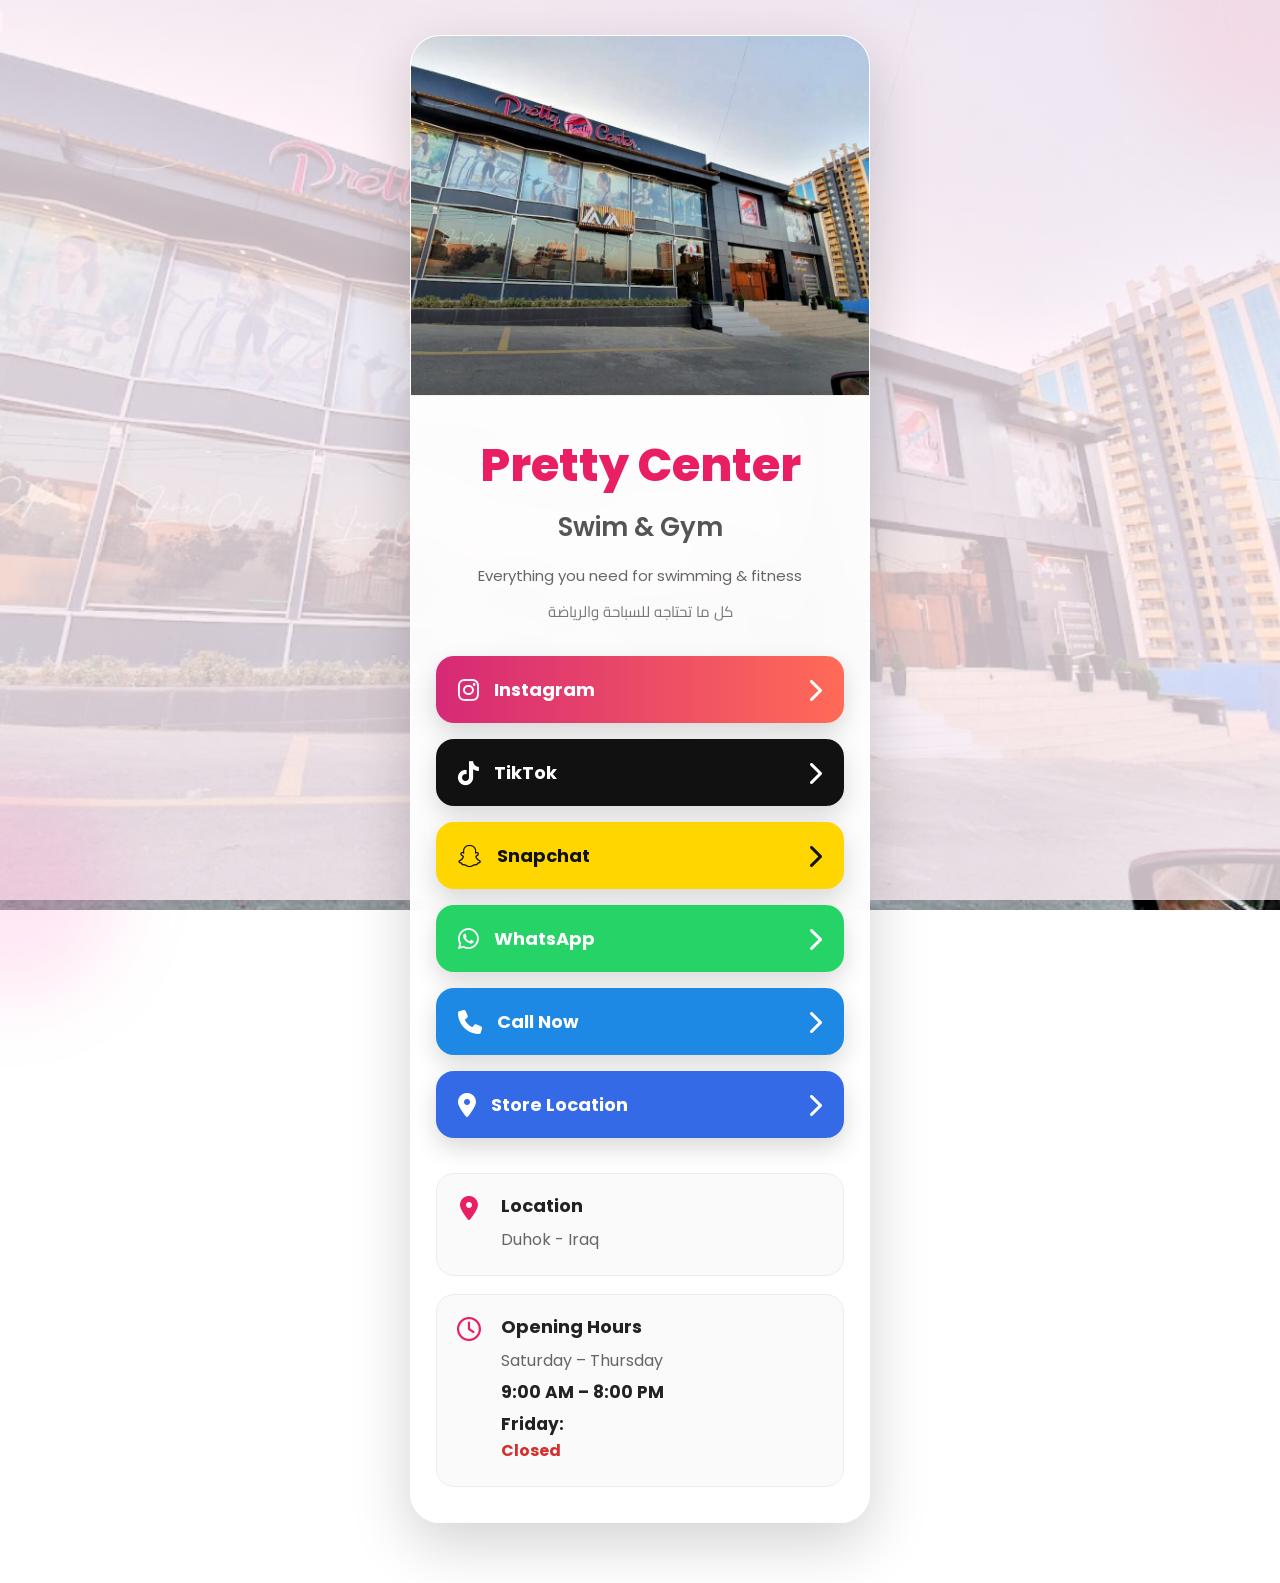
<file: index.html>
<!DOCTYPE html>
<html lang="en">

<head>

    <meta charset="UTF-8">
    <meta name="viewport" content="width=device-width, initial-scale=1.0">

    <title>Pretty Center | Swim & Gym</title>

    <link rel="stylesheet" href="style.css">

    <link rel="preconnect" href="https://fonts.googleapis.com">

    <link rel="preconnect" href="https://fonts.gstatic.com" crossorigin>

    <link href="https://fonts.googleapis.com/css2?family=Poppins:wght@300;400;500;600;700;800&family=Cairo:wght@400;600;700&display=swap" rel="stylesheet">

    <link rel="stylesheet"
    href="https://cdnjs.cloudflare.com/ajax/libs/font-awesome/6.6.0/css/all.min.css">

</head>

<body>

<div class="container">

<div class="card">

<!-- Cover -->

<div class="hero">

<img src="cover.jpg" alt="Pretty Center" class="cover">

<div class="overlay"></div>

</div>

<!-- Content -->

<div class="content">

<h1>Pretty Center</h1>

<h2>Swim & Gym</h2>

<p class="subtitle">

Everything you need for swimming & fitness

</p>

<p class="subtitle-ar">

كل ما تحتاجه للسباحة والرياضة

</p>

<!-- Social Buttons -->

<div class="buttons">

<a href="https://instagram.com/pretty.center"
class="btn instagram"
target="_blank"
rel="noopener">

<div class="left">

<i class="fab fa-instagram"></i>

<span>Instagram</span>

</div>

<i class="fas fa-chevron-right"></i>

</a>

<a href="https://www.tiktok.com/@pretty.center"
class="btn tiktok"
target="_blank"
rel="noopener">

<div class="left">

<i class="fab fa-tiktok"></i>

<span>TikTok</span>

</div>

<i class="fas fa-chevron-right"></i>

</a>

<a href="https://www.snapchat.com/add/pretty.centerr"
class="btn snapchat"
target="_blank"
rel="noopener">

<div class="left">

<i class="fab fa-snapchat"></i>

<span>Snapchat</span>

</div>

<i class="fas fa-chevron-right"></i>

</a>

<a href="https://wa.me/9647505602002"
class="btn whatsapp"
target="_blank"
rel="noopener">

<div class="left">

<i class="fab fa-whatsapp"></i>

<span>WhatsApp</span>

</div>

<i class="fas fa-chevron-right"></i>
</a>
    
<a href="tel:+9647505602002"
class="btn phone">

<div class="left">

<i class="fas fa-phone"></i>

<span>Call Now</span>

</div>

<i class="fas fa-chevron-right"></i>

</a>

<a href="https://maps.app.goo.gl/1ftZWyW8iesY81PW9"
   class="btn location"
   target="_blank"
   rel="noopener">

<div class="left">

<i class="fas fa-location-dot"></i>

<span>Store Location</span>

</div>

<i class="fas fa-chevron-right"></i>

</a>

</div>

<!-- Information -->

<div class="info">

<div class="info-box">

<i class="fas fa-location-dot"></i>

<div>

<h3>Location</h3>

<p>Duhok - Iraq</p>

</div>

</div>

<div class="info-box">

<i class="far fa-clock"></i>

<div>

<h3>Opening Hours</h3>

<p>Saturday – Thursday</p>

<strong>9:00 AM – 8:00 PM</strong>

<p class="closed"><strong>Friday:</strong> Closed</p>

</div>

</div>

</div>

</div>

</div>

</div>

<script src="script.js"></script>

</body>

</html>
</file>
<file: style.css>
/* ===================================
   PRETTY CENTER V2
=================================== */

*{
    margin:0;
    padding:0;
    box-sizing:border-box;
}

html{
    scroll-behavior:smooth;
}

body{

    font-family:'Poppins','Cairo',sans-serif;

    background-image:
        linear-gradient(rgba(255,240,247,.78), rgba(255,240,247,.78)),
        url("cover.jpg");

    background-size:cover;

    background-position:center;

    background-repeat:no-repeat;

    background-attachment:fixed;

    min-height:100vh;

    display:flex;

    justify-content:center;

    padding:35px 15px;

    color:#333;

    position:relative;

}

/* ===========================
   Main Card
=========================== */

.container{

    width:100%;

    display:flex;

    justify-content:center;

}

.card{

    width:100%;

    max-width:460px;

    background:rgba(255,255,255,.92);

    backdrop-filter:blur(18px);

    -webkit-backdrop-filter:blur(18px);

    border:1px solid rgba(255,255,255,.45);

    border-radius:30px;

    overflow:hidden;

    box-shadow:
        0 20px 60px rgba(0,0,0,.18);

    animation:fadeUp .8s ease;

}

/* ===========================
   Cover Image
=========================== */

.hero{

    position:relative;

    height:360px;

    overflow:hidden;

}

.cover{

    width:100%;

    height:100%;

    object-fit:cover;

    object-position:center;

    display:block;

      transition:transform .5s ease;

}

.hero:hover .cover{

    transform:scale(1.05);

}

.overlay{

    position:absolute;

    inset:0;

    background:linear-gradient(
        to top,
        rgba(0,0,0,.45),
        rgba(0,0,0,.05),
        transparent
    );

}

/* ===========================
   Content
=========================== */

.content{

    padding:30px 25px 35px;

}

h1{

    text-align:center;

    font-size:46px;

    font-weight:800;

    color:#e91e63;

    margin-top:5px;

}

h2{

    text-align:center;

    font-size:26px;

    color:#555;

    font-weight:600;

    margin-top:8px;

}

.subtitle{

    margin-top:15px;

    text-align:center;

    color:#666;

    font-size:15px;

    line-height:1.8;

}

.subtitle-ar{

    margin-top:8px;

    text-align:center;

    direction:rtl;

    color:#777;

    font-size:15px;

}/* ===========================
   Buttons
=========================== */

.buttons{

    margin-top:30px;

}

.btn{

    display:flex;

    width:100%;

    justify-content:space-between;

    align-items:center;

    text-decoration:none;

    color:#fff;

    border:none;

    border-radius:18px;

    padding:20px 22px;

    margin-bottom:16px;

    font-weight:700;

    transition:all .35s ease;

    box-shadow:0 10px 25px rgba(0,0,0,.15);

}

.btn:hover{

    transform:translateY(-4px) scale(1.02);

    box-shadow:0 18px 35px rgba(0,0,0,.22);

}
.btn .left{

    display:flex;

    align-items:center;

    gap:15px;

}
.left{

    flex:1;

    display:flex;

    align-items:center;

    gap:15px;

}
.btn i{

    font-size:24px;

}

.btn span{

    font-size:18px;

    font-weight:700;

}

.btn:hover{

    transform:translateY(-3px);

    box-shadow:0 15px 35px rgba(0,0,0,.12);

}

.instagram{

    background:linear-gradient(90deg,#d62976,#ff6b57);

}

.tiktok{

    background:#111;

}

.snapchat{

    background:#FFD600;

    color:#111;

}

.whatsapp{

    background:#25D366;

}

.phone{

    background:#1E88E5;

}

.location{

    background:#356AE6;

}
/* ===========================
   Information Section
=========================== */

.info{

    margin-top:35px;

    display:flex;

    flex-direction:column;

    gap:18px;

}

.info-box{

    display:flex;

    align-items:flex-start;

    gap:18px;

    background:#fafafa;

    border:1px solid #ececec;

    border-radius:18px;

    padding:18px;

    transition:.3s;

}

.info-box:hover{

    background:#fff;

    box-shadow:0 10px 25px rgba(0,0,0,.08);

    transform:translateY(-2px);

}

.info-box i{

    font-size:24px;

    color:#e91e63;

    margin-top:4px;

    min-width:28px;

    text-align:center;

}

.info-box h3{

    margin:0 0 8px;

    font-size:18px;

    font-weight:700;

    color:#222;

}

.info-box p{

    margin:4px 0;

    color:#666;

    line-height:1.6;

}

.info-box strong{

    display:block;

    margin-top:6px;

    font-size:17px;

    color:#222;

}

.closed{

    margin-top:10px;

    color:#d32f2f !important;

    font-weight:700;

}

/* ===========================
   Footer Space
=========================== */

.card{

    margin-bottom:25px;

}/* ===========================
   Animations
=========================== */

@keyframes fadeUp{

    from{

        opacity:0;

        transform:translateY(30px);

    }

    to{

        opacity:1;

        transform:translateY(0);

    }

}

/* ===========================
   Responsive
=========================== */

@media (max-width:480px){

    body{

        padding:20px 12px;

    }

    .card{

        border-radius:24px;

    }

    .hero{

        height:240px;

    }

    .content{

        padding:25px 18px 30px;

    }

    h1{

        font-size:30px;

    }

    h2{

        font-size:18px;

    }

    .subtitle{

        font-size:14px;

    }

    .subtitle-ar{

        font-size:14px;

    }

    .btn{

        padding:16px;

    }

    .btn span{

        font-size:16px;

    }

    .btn i{

        font-size:20px;

    }

    .info-box{

        padding:16px;

    }

    .info-box h3{

        font-size:17px;

    }

}

/* ===========================
   Final Touch
=========================== */

body::before{

    content:"";

    position:fixed;

    top:-120px;

    right:-120px;

    width:260px;

    height:260px;

    border-radius:50%;

    background:rgba(255,182,193,.25);

    filter:blur(40px);

    z-index:-1;

}

body::after{

    content:"";

    position:fixed;

    bottom:-100px;

    left:-100px;

    width:220px;

    height:220px;

    border-radius:50%;

    background:rgba(255,105,180,.15);

    filter:blur(35px);

    z-index:-1;

}

.btn{

    cursor:pointer;

}

.hero{

    border-bottom:1px solid #f2f2f2;

}
@media (max-width:768px){

    body{

        background-attachment:scroll;

        background-position:center center;

        background-size:cover;

    }

}
</file>
